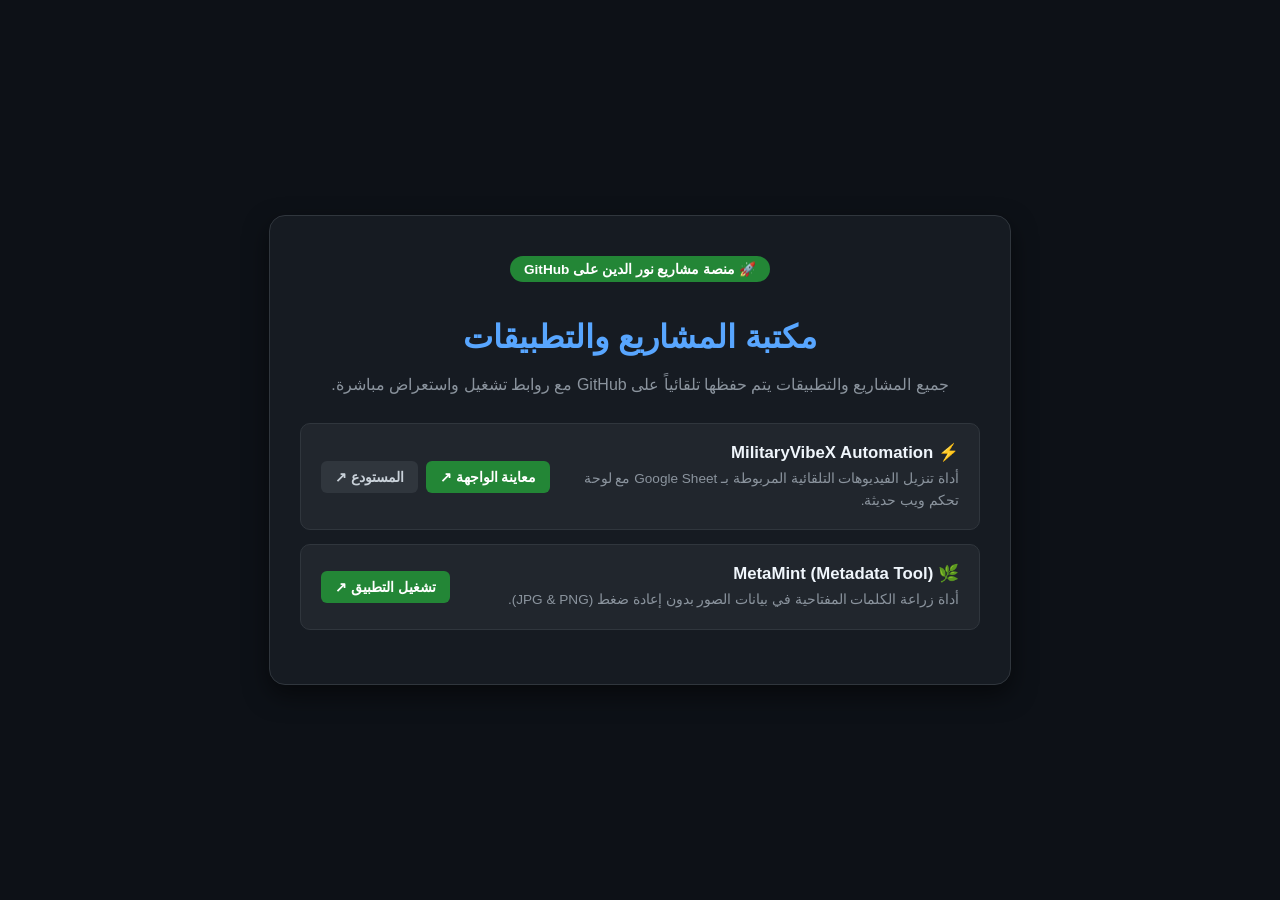
<file: index.html>
<!DOCTYPE html>
<html lang="ar" dir="rtl">
<head>
  <meta charset="UTF-8">
  <meta name="viewport" content="width=device-width, initial-scale=1.0">
  <title>Noureddine Projects | مشاريع نور الدين</title>
  <style>
    body {
      font-family: -apple-system, BlinkMacSystemFont, 'Segoe UI', Roboto, sans-serif;
      background: #0d1117;
      color: #c9d1d9;
      display: flex;
      flex-direction: column;
      align-items: center;
      justify-content: center;
      min-height: 100vh;
      margin: 0;
      padding: 20px;
      box-sizing: border-box;
      text-align: center;
    }
    .card {
      background: #161b22;
      border: 1px solid #30363d;
      border-radius: 16px;
      padding: 40px 30px;
      max-width: 680px;
      width: 100%;
      box-shadow: 0 10px 25px rgba(0,0,0,0.5);
    }
    h1 {
      color: #58a6ff;
      margin-bottom: 8px;
    }
    p {
      line-height: 1.6;
      color: #8b949e;
      font-size: 1rem;
    }
    .badge {
      display: inline-block;
      background: #238636;
      color: white;
      padding: 5px 14px;
      border-radius: 20px;
      font-weight: bold;
      font-size: 0.85rem;
      margin-bottom: 15px;
    }
    .list {
      margin-top: 25px;
      text-align: right;
    }
    .project-item {
      background: #21262d;
      padding: 18px 20px;
      border-radius: 10px;
      margin-bottom: 14px;
      display: flex;
      justify-content: space-between;
      align-items: center;
      border: 1px solid #30363d;
      transition: border-color 0.2s;
    }
    .project-item:hover {
      border-color: #58a6ff;
    }
    .project-info h3 {
      margin: 0 0 5px 0;
      color: #f0f6fc;
      font-size: 1.05rem;
    }
    .project-info p {
      margin: 0;
      font-size: 0.85rem;
      color: #8b949e;
    }
    .btn-group {
      display: flex;
      gap: 8px;
    }
    .btn {
      background: #238636;
      color: white;
      text-decoration: none;
      padding: 8px 14px;
      border-radius: 6px;
      font-weight: 600;
      font-size: 0.85rem;
      white-space: nowrap;
    }
    .btn:hover {
      background: #2ea043;
    }
    .btn-secondary {
      background: #30363d;
      color: #c9d1d9;
    }
    .btn-secondary:hover {
      background: #3b434d;
    }
  </style>
</head>
<body>
  <div class="card">
    <div class="badge">🚀 منصة مشاريع نور الدين على GitHub</div>
    <h1>مكتبة المشاريع والتطبيقات</h1>
    <p>جميع المشاريع والتطبيقات يتم حفظها تلقائياً على GitHub مع روابط تشغيل واستعراض مباشرة.</p>
    
    <div class="list">
      <div class="project-item">
        <div class="project-info">
          <h3>⚡ MilitaryVibeX Automation</h3>
          <p>أداة تنزيل الفيديوهات التلقائية المربوطة بـ Google Sheet مع لوحة تحكم ويب حديثة.</p>
        </div>
        <div class="btn-group">
          <a href="militaryvibex/" class="btn">معاينة الواجهة ↗</a>
          <a href="https://github.com/noureddine-gpit/militaryvibex-automation" target="_blank" class="btn btn-secondary">المستودع ↗</a>
        </div>
      </div>

      <div class="project-item">
        <div class="project-info">
          <h3>🌿 MetaMint (Metadata Tool)</h3>
          <p>أداة زراعة الكلمات المفتاحية في بيانات الصور بدون إعادة ضغط (JPG & PNG).</p>
        </div>
        <div class="btn-group">
          <a href="metamint/" class="btn">تشغيل التطبيق ↗</a>
        </div>
      </div>
    </div>
  </div>
</body>
</html>
</file>
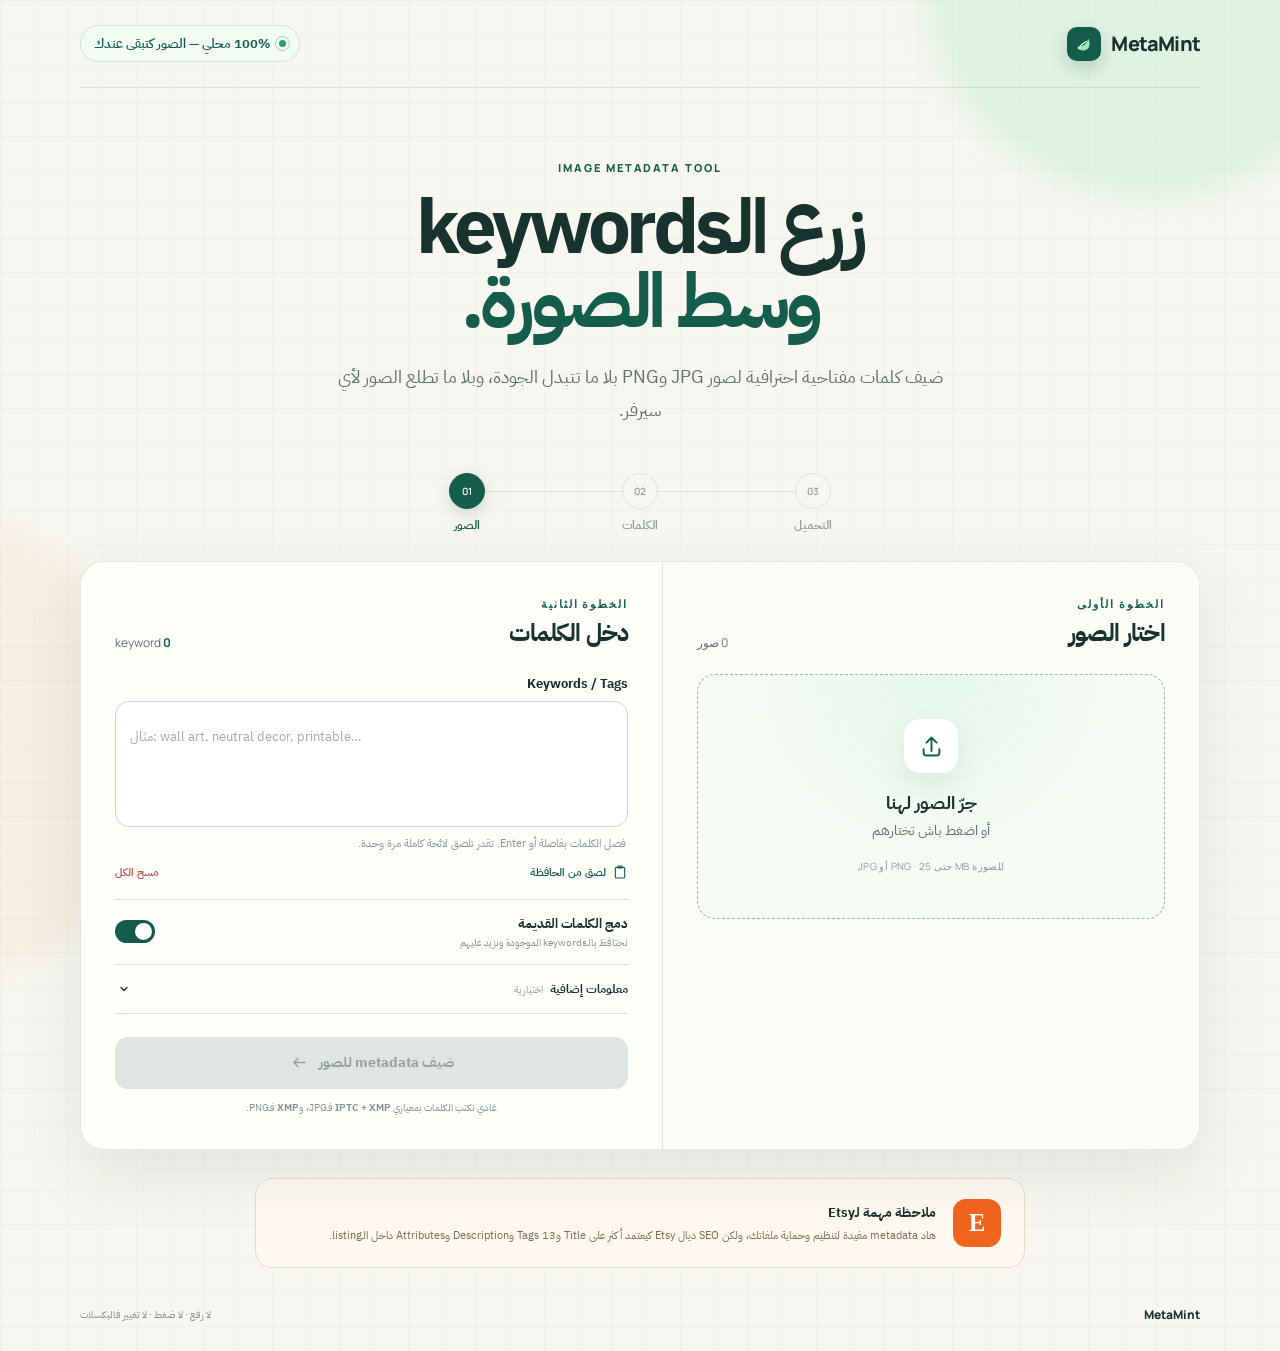
<file: metamint/index.html>
<!doctype html>
<html lang="ar" dir="rtl">
  <head>
    <meta charset="UTF-8" />
    <meta name="viewport" content="width=device-width, initial-scale=1.0" />
    <meta
      name="description"
      content="أداة محلية لإضافة الكلمات المفتاحية إلى بيانات صور JPG وPNG"
    />
    <title>MetaMint — كلمات مفتاحية داخل الصور</title>
    <link rel="stylesheet" href="styles.css" />
  </head>
  <body>
    <div class="page-glow page-glow-one" aria-hidden="true"></div>
    <div class="page-glow page-glow-two" aria-hidden="true"></div>

    <main class="shell">
      <header class="topbar">
        <a class="brand" href="#" aria-label="MetaMint الرئيسية">
          <span class="brand-mark" aria-hidden="true">
            <svg viewBox="0 0 32 32" role="img">
              <path d="M8.8 19.7c5.5.2 10-3.2 12-9.8 4.1 7.7.4 15.1-6.6 15.1-3.6 0-6.5-2.1-7.3-5.2.6-.1 1.2-.1 1.9-.1Z" />
              <path d="M8.1 22.7c2.7-4.2 6-7.2 10-9.2" class="brand-stem" />
            </svg>
          </span>
          <span>MetaMint</span>
        </a>

        <div class="privacy-pill">
          <span class="pulse-dot" aria-hidden="true"></span>
          100% محلي — الصور كتبقى عندك
        </div>
      </header>

      <section class="hero">
        <p class="eyebrow">IMAGE METADATA TOOL</p>
        <h1>زرع الـkeywords<br /><span>وسط الصورة.</span></h1>
        <p class="hero-copy">
          ضيف كلمات مفتاحية احترافية لصور JPG وPNG بلا ما تتبدل الجودة، وبلا ما تطلع
          الصور لأي سيرفر.
        </p>
      </section>

      <section class="workspace" aria-label="أداة تعديل البيانات الوصفية">
        <div class="steps" aria-label="مراحل الاستخدام">
          <div class="step is-active" data-step-indicator="1">
            <span>01</span>
            <p>الصور</p>
          </div>
          <div class="step" data-step-indicator="2">
            <span>02</span>
            <p>الكلمات</p>
          </div>
          <div class="step" data-step-indicator="3">
            <span>03</span>
            <p>التحميل</p>
          </div>
        </div>

        <div class="panels">
          <section class="panel upload-panel" aria-labelledby="images-heading">
            <div class="panel-heading">
              <div>
                <p class="section-kicker">الخطوة الأولى</p>
                <h2 id="images-heading">اختار الصور</h2>
              </div>
              <span class="file-counter" id="fileCounter">0 صور</span>
            </div>

            <button class="dropzone" id="dropzone" type="button">
              <input
                id="fileInput"
                type="file"
                accept="image/jpeg,image/png,.jpg,.jpeg,.png"
                multiple
                hidden
              />
              <span class="upload-icon" aria-hidden="true">
                <svg viewBox="0 0 24 24">
                  <path d="M12 16V4m0 0L7.5 8.5M12 4l4.5 4.5M5 14.5v3A2.5 2.5 0 0 0 7.5 20h9a2.5 2.5 0 0 0 2.5-2.5v-3" />
                </svg>
              </span>
              <strong>جرّ الصور لهنا</strong>
              <span>أو اضغط باش تختارهم</span>
              <small>JPG أو PNG · حتى 25 MB للصورة</small>
            </button>

            <div class="file-list" id="fileList" aria-live="polite"></div>
          </section>

          <section class="panel editor-panel" aria-labelledby="keywords-heading">
            <div class="panel-heading">
              <div>
                <p class="section-kicker">الخطوة الثانية</p>
                <h2 id="keywords-heading">دخل الكلمات</h2>
              </div>
              <span class="tag-counter"><b id="tagCount">0</b> keyword</span>
            </div>

            <label class="field-label" for="keywordInput">Keywords / Tags</label>
            <div class="tag-editor" id="tagEditor">
              <div class="tag-list" id="tagList"></div>
              <input
                id="keywordInput"
                type="text"
                autocomplete="off"
                placeholder="مثال: wall art, neutral decor, printable…"
              />
            </div>
            <p class="field-help">فصل الكلمات بفاصلة أو Enter. تقدر تلصق لائحة كاملة مرة وحدة.</p>

            <div class="quick-actions">
              <button class="text-button" id="pasteButton" type="button">
                <svg viewBox="0 0 24 24" aria-hidden="true"><path d="M9 5h6m-5-2h4a1 1 0 0 1 1 1v2H9V4a1 1 0 0 1 1-1ZM8 5H6.8A1.8 1.8 0 0 0 5 6.8v12.4A1.8 1.8 0 0 0 6.8 21h10.4a1.8 1.8 0 0 0 1.8-1.8V6.8A1.8 1.8 0 0 0 17.2 5H16" /></svg>
                لصق من الحافظة
              </button>
              <button class="text-button danger-text" id="clearTagsButton" type="button">مسح الكل</button>
            </div>

            <label class="switch-row">
              <span>
                <b>دمج الكلمات القديمة</b>
                <small>نحتافظ بالـkeywords الموجودة ونزيد عليهم</small>
              </span>
              <input id="mergeExisting" type="checkbox" checked />
              <span class="switch" aria-hidden="true"></span>
            </label>

            <details class="advanced">
              <summary>
                <span>معلومات إضافية <small>اختيارية</small></span>
                <svg viewBox="0 0 24 24" aria-hidden="true"><path d="m8 10 4 4 4-4" /></svg>
              </summary>
              <div class="advanced-grid">
                <label>
                  <span>العنوان</span>
                  <input id="titleInput" type="text" placeholder="اسم التصميم أو المنتج" />
                </label>
                <label>
                  <span>المؤلف / المتجر</span>
                  <input id="creatorInput" type="text" placeholder="اسمك أو اسم المتجر" />
                </label>
                <label class="wide-field">
                  <span>الوصف</span>
                  <textarea id="descriptionInput" rows="3" placeholder="وصف قصير للصورة"></textarea>
                </label>
                <label class="wide-field">
                  <span>حقوق النشر</span>
                  <input id="copyrightInput" type="text" placeholder="© 2026 اسم المتجر" />
                </label>
              </div>
            </details>

            <button class="primary-button" id="processButton" type="button" disabled>
              <span>ضيف metadata للصور</span>
              <svg viewBox="0 0 24 24" aria-hidden="true"><path d="M5 12h14m-5-5 5 5-5 5" /></svg>
            </button>

            <p class="format-note">
              غادي نكتب الكلمات بمعياري <b>IPTC + XMP</b> فـJPG، و<b>XMP</b> فـPNG.
            </p>
          </section>
        </div>
      </section>

      <aside class="etsy-note">
        <div class="note-icon" aria-hidden="true">E</div>
        <div>
          <strong>ملاحظة مهمة لـEtsy</strong>
          <p>
            هاد metadata مفيدة لتنظيم وحماية ملفاتك، ولكن SEO ديال Etsy كيعتمد أكثر على
            Title و13 Tags وDescription وAttributes داخل الـlisting.
          </p>
        </div>
      </aside>

      <footer>
        <span>MetaMint</span>
        <p>لا رفع · لا ضغط · لا تغيير فالبكسلات</p>
      </footer>
    </main>

    <div class="toast-region" id="toastRegion" aria-live="polite"></div>

    <template id="fileItemTemplate">
      <article class="file-item">
        <div class="thumbnail-wrap">
          <img class="thumbnail" alt="" />
          <span class="file-type"></span>
        </div>
        <div class="file-info">
          <strong class="file-name"></strong>
          <span class="file-meta"></span>
          <span class="existing-tags"></span>
        </div>
        <button class="remove-file" type="button" aria-label="حذف الصورة">
          <svg viewBox="0 0 24 24" aria-hidden="true"><path d="m7 7 10 10M17 7 7 17" /></svg>
        </button>
        <a class="download-file" hidden>
          تحميل
          <svg viewBox="0 0 24 24" aria-hidden="true"><path d="M12 4v11m0 0 4-4m-4 4-4-4M5 19h14" /></svg>
        </a>
      </article>
    </template>

    <script src="metadata-core.js"></script>
    <script src="app.js"></script>
  </body>
</html>
</file>
<file: metamint/styles.css>
@import url("https://fonts.googleapis.com/css2?family=IBM+Plex+Sans+Arabic:wght@400;500;600;700&family=Manrope:wght@500;600;700;800&display=swap");

:root {
  --ink: #18332d;
  --ink-muted: #60716c;
  --forest: #155d4b;
  --forest-dark: #0c4739;
  --mint: #9be8bf;
  --mint-soft: #eaf9ef;
  --paper: #f7f6f0;
  --card: rgba(255, 255, 252, 0.92);
  --line: #dce5dc;
  --danger: #b84e43;
  --shadow: 0 22px 65px rgba(36, 70, 58, 0.1);
}

* {
  box-sizing: border-box;
}

html {
  scroll-behavior: smooth;
}

body {
  margin: 0;
  min-width: 320px;
  min-height: 100vh;
  color: var(--ink);
  background:
    linear-gradient(rgba(26, 61, 51, 0.025) 1px, transparent 1px),
    linear-gradient(90deg, rgba(26, 61, 51, 0.025) 1px, transparent 1px),
    var(--paper);
  background-size: 34px 34px;
  font-family: "IBM Plex Sans Arabic", "Segoe UI", sans-serif;
  overflow-x: hidden;
}

button,
input,
textarea {
  font: inherit;
}

button,
a {
  -webkit-tap-highlight-color: transparent;
}

.page-glow {
  position: fixed;
  z-index: -1;
  width: 460px;
  height: 460px;
  border-radius: 50%;
  filter: blur(12px);
  pointer-events: none;
}

.page-glow-one {
  top: -260px;
  right: -100px;
  background: rgba(135, 228, 179, 0.2);
}

.page-glow-two {
  top: 520px;
  left: -300px;
  background: rgba(250, 187, 124, 0.13);
}

.shell {
  width: min(1120px, calc(100% - 36px));
  margin: 0 auto;
}

.topbar {
  min-height: 88px;
  display: flex;
  align-items: center;
  justify-content: space-between;
  gap: 20px;
  border-bottom: 1px solid rgba(24, 51, 45, 0.1);
}

.brand {
  display: inline-flex;
  align-items: center;
  gap: 10px;
  color: var(--ink);
  text-decoration: none;
  direction: ltr;
  font-family: Manrope, sans-serif;
  font-size: 20px;
  font-weight: 800;
  letter-spacing: -0.04em;
}

.brand-mark {
  display: grid;
  width: 34px;
  height: 34px;
  place-items: center;
  border-radius: 10px;
  background: var(--forest);
  box-shadow: 0 7px 18px rgba(21, 93, 75, 0.22);
}

.brand-mark svg {
  width: 25px;
  fill: var(--mint);
}

.brand-mark .brand-stem {
  fill: none;
  stroke: #fff;
  stroke-linecap: round;
  stroke-width: 1.6;
}

.privacy-pill {
  display: inline-flex;
  align-items: center;
  gap: 9px;
  padding: 8px 13px;
  border: 1px solid #cfe4d6;
  border-radius: 999px;
  color: var(--forest);
  background: rgba(241, 252, 244, 0.82);
  font-size: 13px;
  font-weight: 600;
}

.pulse-dot {
  position: relative;
  width: 7px;
  height: 7px;
  border-radius: 50%;
  background: #24a26f;
}

.pulse-dot::after {
  position: absolute;
  inset: -4px;
  border: 1px solid rgba(36, 162, 111, 0.4);
  border-radius: inherit;
  content: "";
}

.hero {
  padding: 72px 0 46px;
  text-align: center;
}

.eyebrow,
.section-kicker {
  margin: 0;
  color: var(--forest);
  font-family: Manrope, sans-serif;
  font-size: 11px;
  font-weight: 800;
  letter-spacing: 0.18em;
}

.hero h1 {
  margin: 16px 0 20px;
  font-family: "IBM Plex Sans Arabic", sans-serif;
  font-size: clamp(46px, 7vw, 76px);
  font-weight: 700;
  letter-spacing: -0.055em;
  line-height: 0.98;
}

.hero h1 span {
  color: var(--forest);
}

.hero-copy {
  width: min(640px, 100%);
  margin: 0 auto;
  color: var(--ink-muted);
  font-size: 18px;
  line-height: 1.85;
}

.workspace {
  position: relative;
}

.steps {
  position: relative;
  display: grid;
  grid-template-columns: repeat(3, 1fr);
  width: min(520px, 90%);
  margin: 0 auto 27px;
  direction: ltr;
}

.steps::before {
  position: absolute;
  top: 18px;
  right: 16.66%;
  left: 16.66%;
  height: 1px;
  background: var(--line);
  content: "";
}

.step {
  z-index: 1;
  display: grid;
  justify-items: center;
  gap: 7px;
  color: #91a09b;
  font-size: 12px;
  font-weight: 600;
  direction: rtl;
}

.step span {
  display: grid;
  width: 36px;
  height: 36px;
  place-items: center;
  border: 1px solid var(--line);
  border-radius: 50%;
  background: var(--paper);
  font-family: Manrope, sans-serif;
  font-size: 10px;
  transition: 0.25s ease;
}

.step p {
  margin: 0;
}

.step.is-active,
.step.is-complete {
  color: var(--forest);
}

.step.is-active span,
.step.is-complete span {
  border-color: var(--forest);
  color: white;
  background: var(--forest);
  box-shadow: 0 5px 16px rgba(21, 93, 75, 0.18);
}

.panels {
  display: grid;
  grid-template-columns: minmax(0, 0.96fr) minmax(0, 1.04fr);
  overflow: hidden;
  border: 1px solid rgba(38, 73, 62, 0.12);
  border-radius: 24px;
  background: var(--card);
  box-shadow: var(--shadow);
  backdrop-filter: blur(16px);
}

.panel {
  padding: 34px;
}

.upload-panel {
  border-left: 1px solid var(--line);
  background: rgba(250, 251, 247, 0.72);
}

.panel-heading {
  display: flex;
  align-items: flex-end;
  justify-content: space-between;
  gap: 20px;
  margin-bottom: 23px;
}

.panel-heading h2 {
  margin: 4px 0 0;
  font-size: 24px;
  letter-spacing: -0.03em;
}

.file-counter,
.tag-counter {
  color: var(--ink-muted);
  font-family: Manrope, sans-serif;
  font-size: 12px;
}

.tag-counter b {
  color: var(--forest);
}

.dropzone {
  width: 100%;
  min-height: 245px;
  padding: 30px 20px;
  border: 1.5px dashed #9db9a9;
  border-radius: 18px;
  color: var(--ink);
  background:
    radial-gradient(circle at 50% 0%, rgba(155, 232, 191, 0.19), transparent 56%),
    rgba(246, 251, 246, 0.72);
  cursor: pointer;
  transition: 0.2s ease;
}

.dropzone:hover,
.dropzone.is-dragging {
  border-color: var(--forest);
  background-color: #f1faf3;
  transform: translateY(-2px);
}

.dropzone > span,
.dropzone > strong,
.dropzone > small {
  display: block;
}

.dropzone strong {
  margin: 16px 0 4px;
  font-size: 18px;
}

.dropzone > span:not(.upload-icon) {
  color: var(--ink-muted);
  font-size: 14px;
}

.dropzone small {
  margin-top: 18px;
  color: #8a9994;
  direction: ltr;
  font-family: Manrope, sans-serif;
  font-size: 10px;
  letter-spacing: 0.04em;
}

.upload-icon {
  display: grid !important;
  width: 54px;
  height: 54px;
  margin: 0 auto;
  place-items: center;
  border-radius: 16px;
  color: var(--forest);
  background: white;
  box-shadow: 0 10px 30px rgba(43, 93, 75, 0.11);
}

.upload-icon svg,
.text-button svg,
.primary-button svg,
.remove-file svg,
.download-file svg,
.advanced summary svg {
  fill: none;
  stroke: currentColor;
  stroke-linecap: round;
  stroke-linejoin: round;
  stroke-width: 1.7;
}

.upload-icon svg {
  width: 27px;
}

.file-list {
  display: grid;
  gap: 10px;
  margin-top: 14px;
}

.file-item {
  display: grid;
  grid-template-columns: 52px minmax(0, 1fr) auto;
  gap: 12px;
  align-items: center;
  padding: 10px;
  border: 1px solid var(--line);
  border-radius: 14px;
  background: white;
}

.thumbnail-wrap {
  position: relative;
  width: 52px;
  height: 52px;
}

.thumbnail {
  width: 100%;
  height: 100%;
  border-radius: 9px;
  object-fit: cover;
  background: #eef2ed;
}

.file-type {
  position: absolute;
  bottom: 3px;
  left: 3px;
  padding: 1px 4px;
  border-radius: 4px;
  color: white;
  background: rgba(14, 55, 45, 0.76);
  font-family: Manrope, sans-serif;
  font-size: 7px;
  font-weight: 700;
}

.file-info {
  min-width: 0;
}

.file-info > * {
  display: block;
}

.file-name {
  overflow: hidden;
  font-family: Manrope, "IBM Plex Sans Arabic", sans-serif;
  font-size: 12px;
  text-overflow: ellipsis;
  white-space: nowrap;
  direction: ltr;
  text-align: right;
}

.file-meta,
.existing-tags {
  margin-top: 3px;
  color: #87958f;
  font-size: 10px;
}

.existing-tags {
  color: var(--forest);
}

.remove-file {
  display: grid;
  width: 30px;
  height: 30px;
  padding: 0;
  place-items: center;
  border: 0;
  border-radius: 8px;
  color: #8d9a95;
  background: transparent;
  cursor: pointer;
}

.remove-file:hover {
  color: var(--danger);
  background: #fff3f0;
}

.remove-file svg {
  width: 16px;
}

.download-file {
  display: inline-flex;
  align-items: center;
  gap: 5px;
  padding: 7px 10px;
  border-radius: 8px;
  color: white;
  background: var(--forest);
  font-size: 11px;
  font-weight: 600;
  text-decoration: none;
}

.download-file[hidden] {
  display: none;
}

.download-file svg {
  width: 14px;
}

.field-label {
  display: block;
  margin-bottom: 8px;
  color: var(--ink);
  font-size: 13px;
  font-weight: 700;
}

.tag-editor {
  min-height: 126px;
  padding: 12px;
  border: 1px solid #cad9cf;
  border-radius: 14px;
  background: #fff;
  cursor: text;
  transition: 0.2s ease;
}

.tag-editor:focus-within {
  border-color: var(--forest);
  box-shadow: 0 0 0 3px rgba(21, 93, 75, 0.09);
}

.tag-list {
  display: flex;
  flex-wrap: wrap;
  gap: 7px;
}

.tag-chip {
  display: inline-flex;
  align-items: center;
  gap: 7px;
  padding: 6px 9px;
  border: 1px solid #cae5d4;
  border-radius: 8px;
  color: var(--forest-dark);
  background: var(--mint-soft);
  font-family: Manrope, "IBM Plex Sans Arabic", sans-serif;
  font-size: 11px;
  font-weight: 600;
  direction: ltr;
}

.tag-chip button {
  display: grid;
  width: 15px;
  height: 15px;
  padding: 0;
  place-items: center;
  border: 0;
  color: #6c8e80;
  background: none;
  cursor: pointer;
  font-size: 14px;
  line-height: 1;
}

.tag-editor input {
  width: 100%;
  margin-top: 8px;
  padding: 5px 2px;
  border: 0;
  outline: 0;
  color: var(--ink);
  background: transparent;
  font-size: 13px;
  direction: ltr;
  text-align: left;
}

.tag-editor input::placeholder,
.advanced input::placeholder,
.advanced textarea::placeholder {
  color: #a0aaa6;
}

.field-help {
  margin: 8px 2px 0;
  color: #889691;
  font-size: 11px;
}

.quick-actions {
  display: flex;
  justify-content: space-between;
  margin: 12px 0 18px;
}

.text-button {
  display: inline-flex;
  align-items: center;
  gap: 6px;
  padding: 0;
  border: 0;
  color: var(--forest);
  background: none;
  cursor: pointer;
  font-size: 11px;
  font-weight: 600;
}

.text-button svg {
  width: 16px;
}

.danger-text {
  color: var(--danger);
}

.switch-row {
  display: grid;
  grid-template-columns: 1fr auto;
  grid-template-areas: "label switch";
  gap: 16px;
  align-items: center;
  padding: 14px 0;
  border-top: 1px solid var(--line);
  border-bottom: 1px solid var(--line);
  cursor: pointer;
}

.switch-row > span:first-child {
  grid-area: label;
}

.switch-row b,
.switch-row small {
  display: block;
}

.switch-row b {
  font-size: 13px;
}

.switch-row small {
  margin-top: 2px;
  color: #87958f;
  font-size: 10px;
}

.switch-row input {
  position: absolute;
  opacity: 0;
  pointer-events: none;
}

.switch {
  position: relative;
  grid-area: switch;
  width: 40px;
  height: 23px;
  border-radius: 99px;
  background: #bdc9c3;
  transition: 0.2s ease;
}

.switch::after {
  position: absolute;
  top: 3px;
  left: 3px;
  width: 17px;
  height: 17px;
  border-radius: 50%;
  background: white;
  box-shadow: 0 2px 6px rgba(0, 0, 0, 0.15);
  content: "";
  transition: 0.2s ease;
}

.switch-row input:checked + .switch {
  background: var(--forest);
}

.switch-row input:checked + .switch::after {
  transform: translateX(17px);
}

.advanced {
  border-bottom: 1px solid var(--line);
}

.advanced summary {
  display: flex;
  align-items: center;
  justify-content: space-between;
  padding: 15px 0;
  cursor: pointer;
  font-size: 12px;
  font-weight: 700;
  list-style: none;
}

.advanced summary::-webkit-details-marker {
  display: none;
}

.advanced summary small {
  margin-right: 4px;
  color: #91a09b;
  font-weight: 400;
}

.advanced summary svg {
  width: 18px;
  transition: 0.2s ease;
}

.advanced[open] summary svg {
  transform: rotate(180deg);
}

.advanced-grid {
  display: grid;
  grid-template-columns: 1fr 1fr;
  gap: 12px;
  padding-bottom: 18px;
}

.advanced-grid label span {
  display: block;
  margin-bottom: 5px;
  color: var(--ink-muted);
  font-size: 10px;
  font-weight: 600;
}

.advanced-grid input,
.advanced-grid textarea {
  width: 100%;
  padding: 10px 11px;
  border: 1px solid #d5dfd8;
  border-radius: 9px;
  outline: none;
  background: white;
  font-size: 12px;
}

.advanced-grid input:focus,
.advanced-grid textarea:focus {
  border-color: var(--forest);
}

.wide-field {
  grid-column: 1 / -1;
}

.advanced-grid textarea {
  resize: vertical;
}

.primary-button {
  display: flex;
  width: 100%;
  min-height: 52px;
  align-items: center;
  justify-content: center;
  gap: 10px;
  margin-top: 23px;
  border: 0;
  border-radius: 13px;
  color: white;
  background: var(--forest);
  box-shadow: 0 10px 25px rgba(21, 93, 75, 0.2);
  cursor: pointer;
  font-size: 14px;
  font-weight: 700;
  transition: 0.2s ease;
}

.primary-button:hover:not(:disabled) {
  background: var(--forest-dark);
  transform: translateY(-1px);
  box-shadow: 0 13px 30px rgba(21, 93, 75, 0.25);
}

.primary-button:disabled {
  color: #96a29e;
  background: #dfe5e1;
  box-shadow: none;
  cursor: not-allowed;
}

.primary-button svg {
  width: 19px;
  transform: rotate(180deg);
}

.primary-button.is-working svg {
  animation: slide 0.7s ease-in-out infinite alternate;
}

@keyframes slide {
  to {
    transform: rotate(180deg) translateX(4px);
  }
}

.format-note {
  margin: 11px 0 0;
  color: #87958f;
  font-size: 10px;
  text-align: center;
}

.etsy-note {
  display: grid;
  grid-template-columns: 48px 1fr;
  gap: 17px;
  align-items: center;
  width: min(770px, 100%);
  margin: 28px auto 0;
  padding: 20px 23px;
  border: 1px solid #ebd9c4;
  border-radius: 17px;
  background: #fff9f0;
}

.note-icon {
  display: grid;
  width: 48px;
  height: 48px;
  place-items: center;
  border-radius: 13px;
  color: white;
  background: #f1641e;
  font-family: Georgia, serif;
  font-size: 25px;
  font-weight: 700;
}

.etsy-note strong {
  font-size: 13px;
}

.etsy-note p {
  margin: 3px 0 0;
  color: #7d6b5a;
  font-size: 11px;
  line-height: 1.7;
}

footer {
  display: flex;
  align-items: center;
  justify-content: space-between;
  padding: 38px 0 28px;
  color: #83918c;
  font-size: 10px;
}

footer span {
  color: var(--ink);
  font-family: Manrope, sans-serif;
  font-size: 12px;
  font-weight: 800;
}

footer p {
  margin: 0;
}

.toast-region {
  position: fixed;
  right: 20px;
  bottom: 20px;
  z-index: 10;
  display: grid;
  gap: 8px;
}

.toast {
  min-width: 260px;
  padding: 12px 15px;
  border: 1px solid rgba(255, 255, 255, 0.15);
  border-radius: 11px;
  color: white;
  background: #173c32;
  box-shadow: 0 12px 30px rgba(21, 50, 42, 0.24);
  font-size: 12px;
  animation: toast-in 0.25s ease-out;
}

.toast.is-error {
  background: #853f38;
}

@keyframes toast-in {
  from {
    opacity: 0;
    transform: translateY(8px);
  }
}

@media (max-width: 820px) {
  .hero {
    padding-top: 55px;
  }

  .panels {
    grid-template-columns: 1fr;
  }

  .upload-panel {
    border-bottom: 1px solid var(--line);
    border-left: 0;
  }

  .dropzone {
    min-height: 210px;
  }
}

@media (max-width: 540px) {
  .shell {
    width: min(100% - 22px, 1120px);
  }

  .topbar {
    min-height: 72px;
  }

  .privacy-pill {
    padding: 7px 9px;
    font-size: 10px;
  }

  .hero {
    padding: 44px 0 36px;
  }

  .hero h1 {
    font-size: 44px;
  }

  .hero-copy {
    font-size: 15px;
  }

  .panel {
    padding: 24px 18px;
  }

  .advanced-grid {
    grid-template-columns: 1fr;
  }

  .wide-field {
    grid-column: auto;
  }

  .etsy-note {
    grid-template-columns: 40px 1fr;
    padding: 16px;
  }

  .note-icon {
    width: 40px;
    height: 40px;
  }

  footer {
    flex-direction: column;
    gap: 5px;
  }
}

@media (prefers-reduced-motion: reduce) {
  *,
  *::before,
  *::after {
    scroll-behavior: auto !important;
    animation-duration: 0.01ms !important;
    animation-iteration-count: 1 !important;
    transition-duration: 0.01ms !important;
  }
}
</file>
